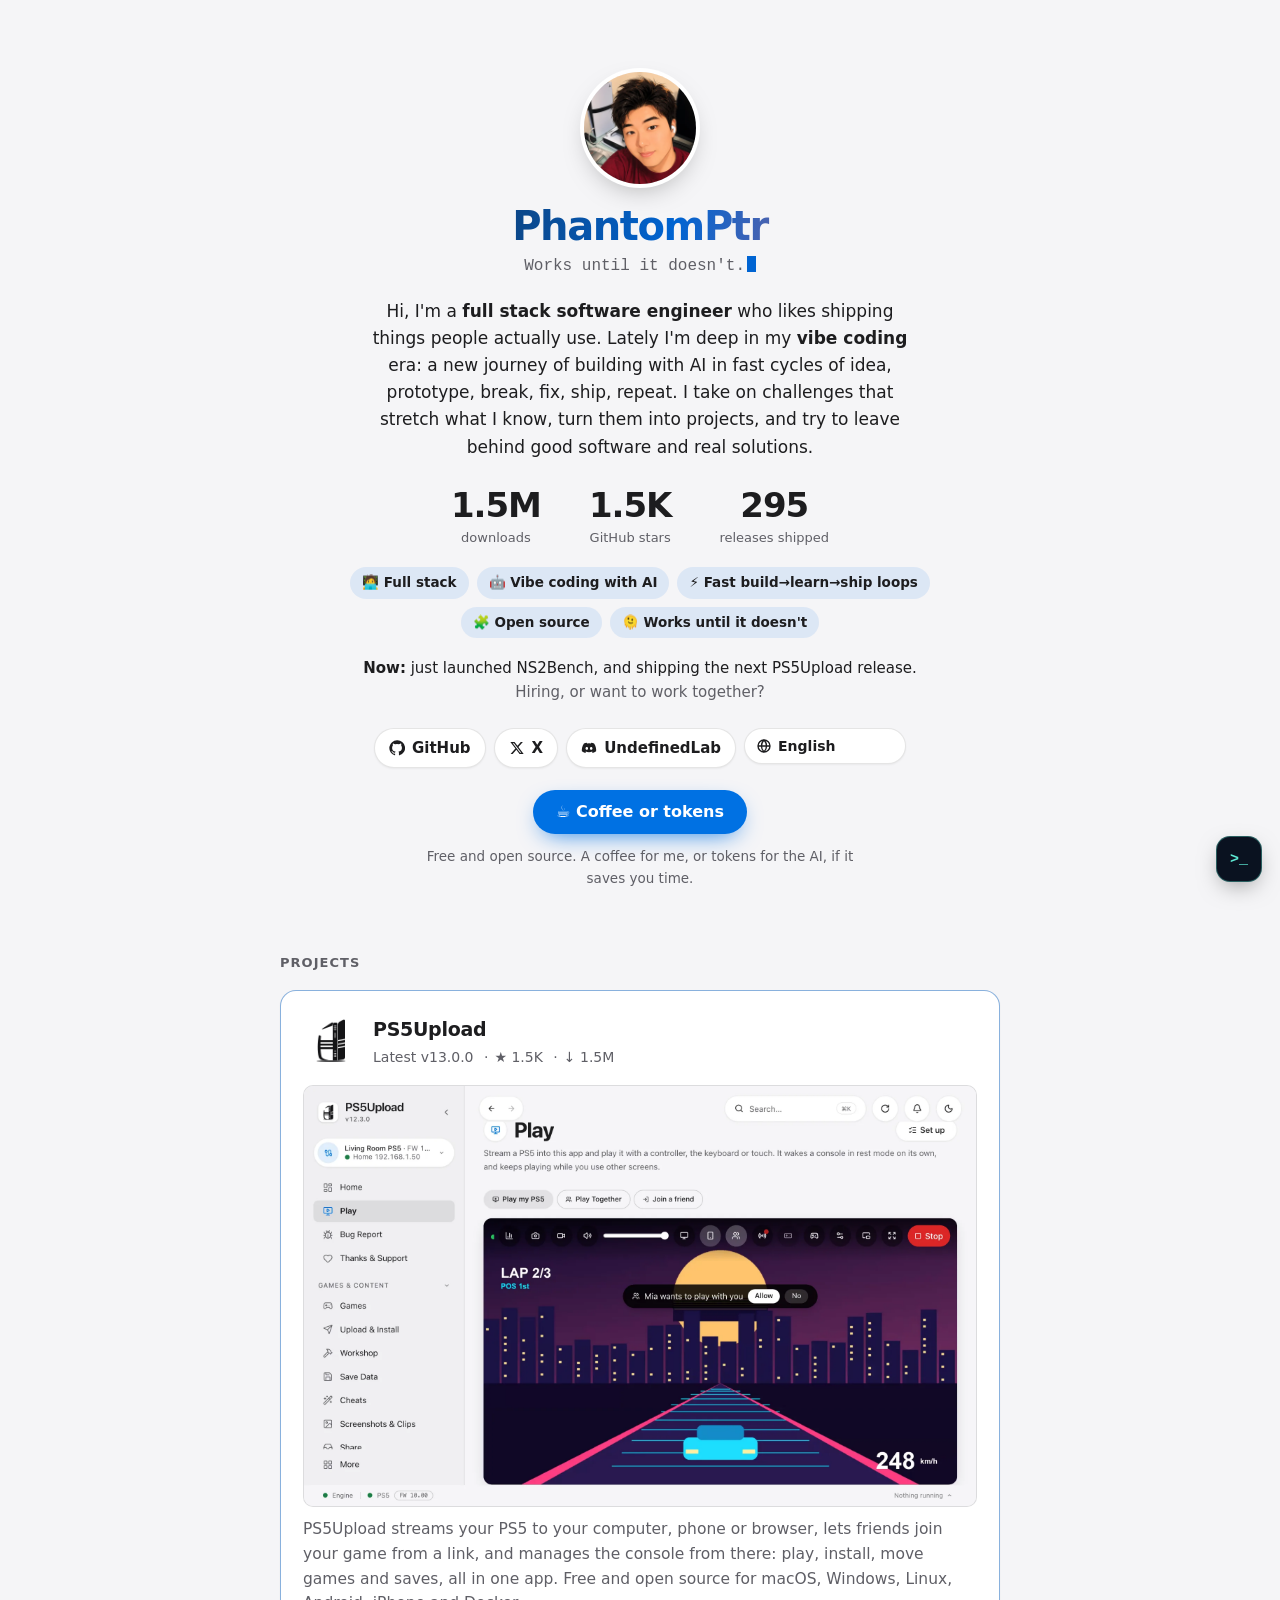
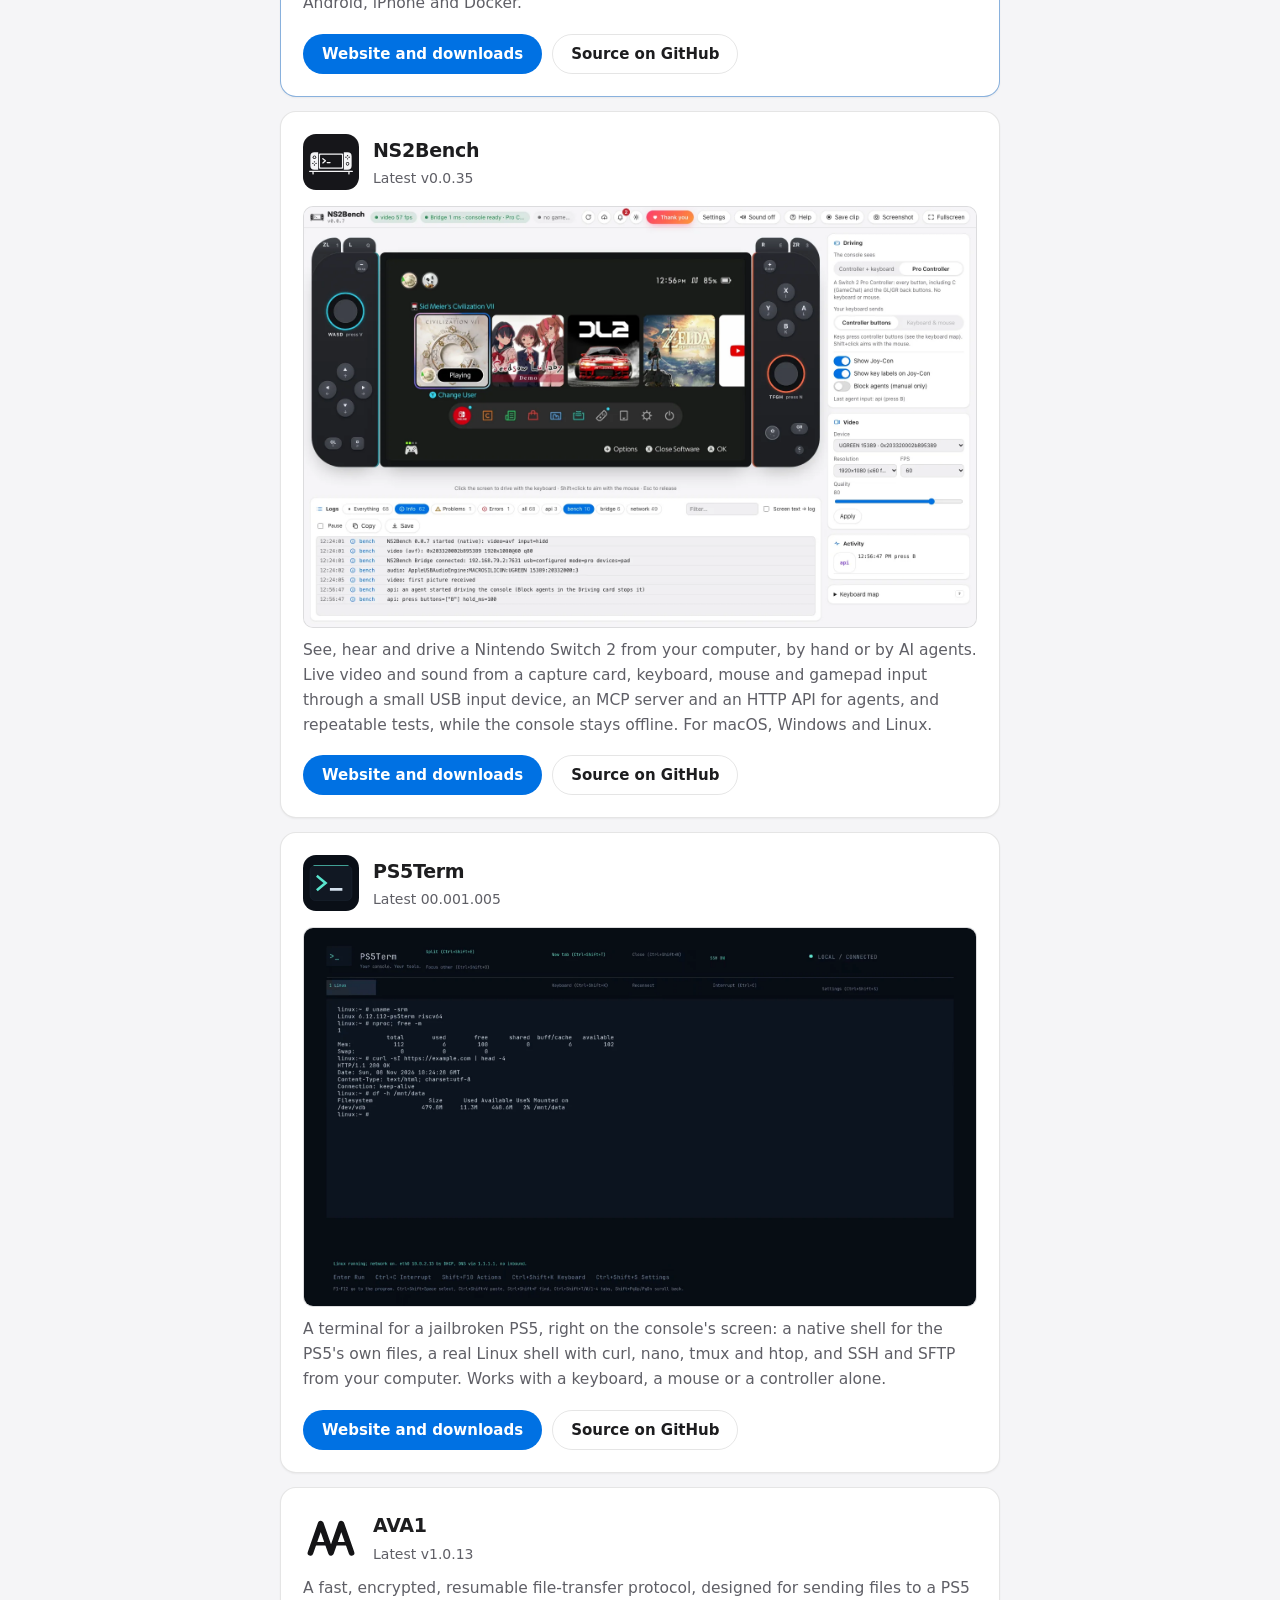
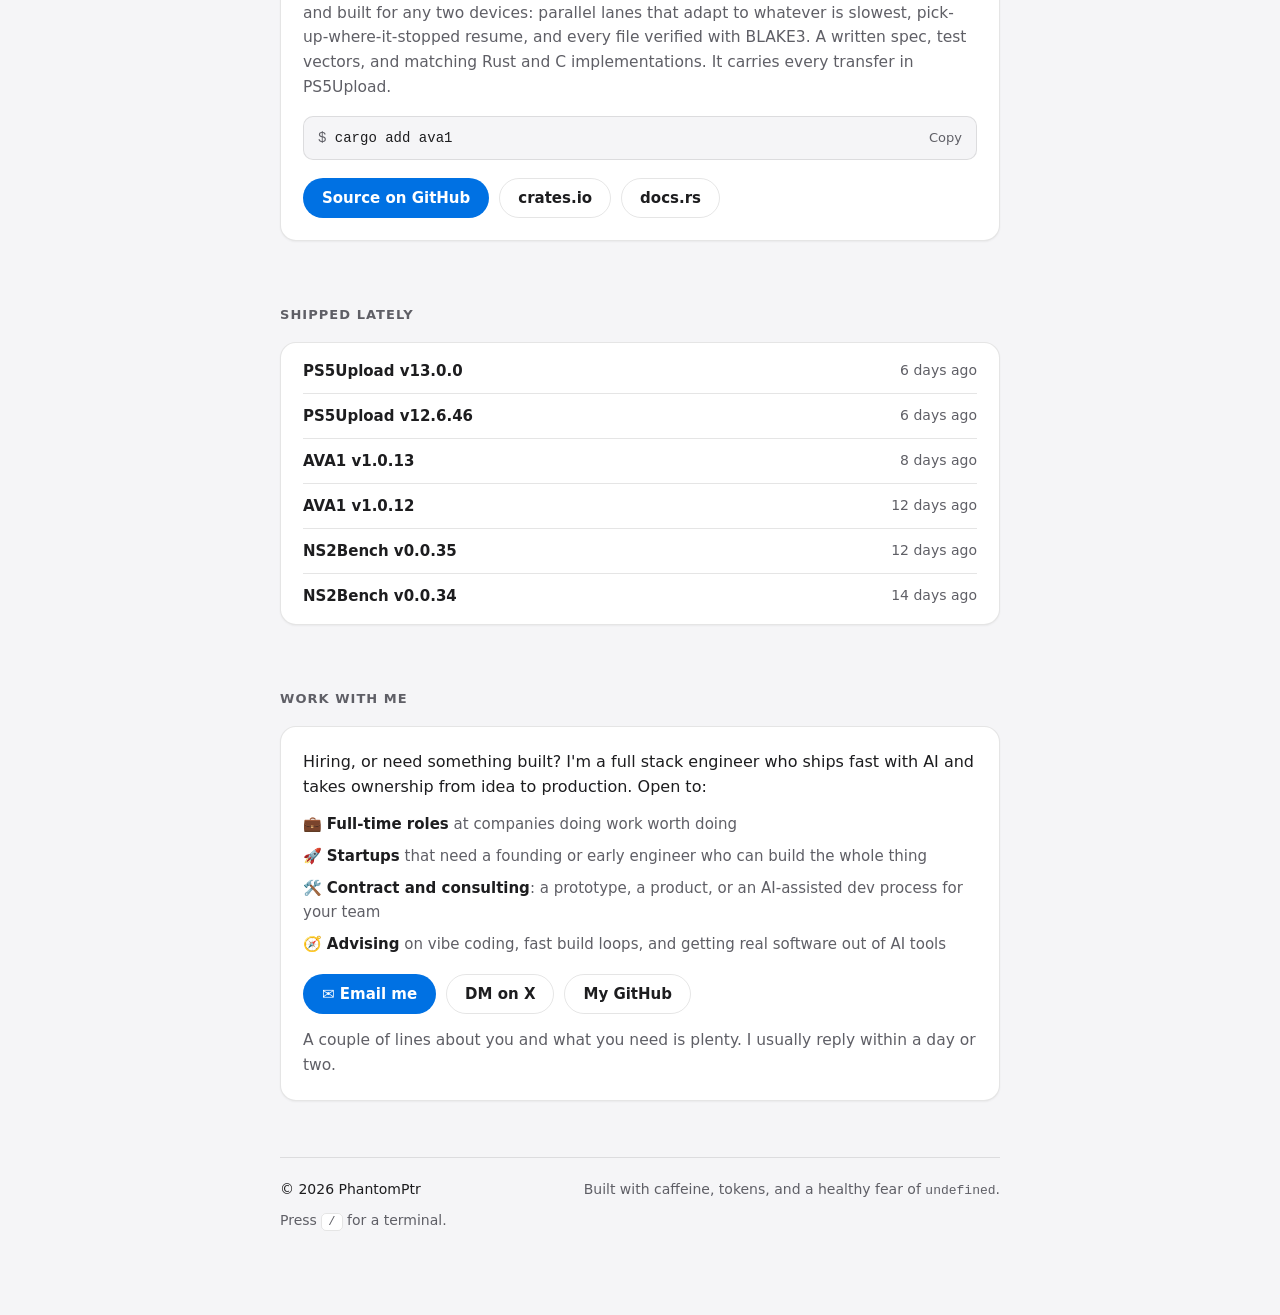
<file: index.html>
<!doctype html>
<html lang="en">
<head>
  <meta charset="utf-8" />
  <meta name="viewport" content="width=device-width, initial-scale=1" />
  <title>PhantomPtr · PS5Upload, NS2Bench, PS5Term, AVA1</title>
  <meta name="description" data-i18n-attr="content:meta.description" content="PhantomPtr is a full stack software engineer who ships open-source tools and is vibe coding through a fast build-learn-ship cycle with AI." />
  <link rel="canonical" href="https://phantomptr.com/" />
  <meta name="theme-color" content="#f5f5f7" media="(prefers-color-scheme: light)" />
  <meta name="theme-color" content="#1e1e20" media="(prefers-color-scheme: dark)" />
  <meta property="og:type" content="website" />
  <meta property="og:url" content="https://phantomptr.com/" />
  <meta property="og:site_name" content="PhantomPtr" />
  <meta property="og:title" content="PhantomPtr · PS5Upload, NS2Bench, PS5Term, AVA1" />
  <meta property="og:description" data-i18n-attr="content:meta.og" content="Full stack engineer, open-source builder, vibe coder. Works until it doesn't." />
  <meta property="og:image" content="https://phantomptr.com/assets/og.png" />
  <meta property="og:image:width" content="1200" />
  <meta property="og:image:height" content="630" />
  <meta property="og:image:alt" content="PhantomPtr. Works until it doesn't." />
  <meta name="twitter:card" content="summary_large_image" />
  <meta name="twitter:site" content="@phantomptr" />
  <meta name="twitter:image" content="https://phantomptr.com/assets/og.png" />
  <meta name="color-scheme" content="light dark" />
  <link rel="alternate" type="application/atom+xml" title="PS5Upload releases" href="https://github.com/phantomptr/ps5upload/releases.atom" />
  <link rel="alternate" type="application/atom+xml" title="NS2Bench releases" href="https://github.com/phantomptr/ns2bench/releases.atom" />
  <link rel="alternate" type="application/atom+xml" title="PS5Term releases" href="https://github.com/phantomptr/ps5term/releases.atom" />
  <link rel="alternate" type="application/atom+xml" title="AVA1 releases" href="https://github.com/phantomptr/ava1/releases.atom" />
  <link rel="icon" href="assets/favicon.png" />
  <link rel="apple-touch-icon" href="assets/apple-touch-icon.png" />
  <link rel="manifest" href="manifest.webmanifest" />
  <link rel="stylesheet" href="style.css" />
  <!-- The language, decided before anything is drawn (the same list as app.js): the page waits
       for its words instead of flashing English, and right-to-left languages lay out that way
       from the start. Same mechanism as ps5upload.phantomptr.com. -->
  <script>
    (function () {
      var codes = ["en","zh-CN","zh-TW","hi","es","ar","bn","pl","pt-BR","ru","ja","de","fr","ko","tr","vi","id","it","th","hu","fa"];
      var pick = function (c) {
        if (!c) return null;
        c = String(c).toLowerCase();
        for (var i = 0; i < codes.length; i++) if (codes[i].toLowerCase() === c) return codes[i];
        if (/^zh-(tw|hk|mo|hant)/.test(c)) return "zh-TW";
        if (/^zh/.test(c)) return "zh-CN";
        if (/^pt/.test(c)) return "pt-BR";
        var p = c.split("-")[0];
        return codes.indexOf(p) >= 0 ? p : null;
      };
      var lang = null;
      try { lang = pick(new URLSearchParams(location.search).get("lang")) || pick(localStorage.getItem("phantomptr.site.lang")); } catch (e) {}
      if (!lang) {
        var nav = navigator.languages || [navigator.language];
        for (var j = 0; j < nav.length && !lang; j++) lang = pick(nav[j]);
      }
      lang = lang || "en";
      var root = document.documentElement;
      root.lang = lang;
      root.dir = lang === "ar" || lang === "fa" ? "rtl" : "ltr";
      if (lang !== "en") {
        root.classList.add("i18n-wait");
        setTimeout(function () { root.classList.remove("i18n-wait"); }, 2500);
      }
    })();
  </script>
  <link rel="alternate" hreflang="x-default" href="https://phantomptr.com/" />
  <link rel="alternate" hreflang="en" href="https://phantomptr.com/?lang=en" />
  <link rel="alternate" hreflang="zh-Hans" href="https://phantomptr.com/?lang=zh-CN" />
  <link rel="alternate" hreflang="zh-Hant" href="https://phantomptr.com/?lang=zh-TW" />
  <link rel="alternate" hreflang="hi" href="https://phantomptr.com/?lang=hi" />
  <link rel="alternate" hreflang="es" href="https://phantomptr.com/?lang=es" />
  <link rel="alternate" hreflang="ar" href="https://phantomptr.com/?lang=ar" />
  <link rel="alternate" hreflang="bn" href="https://phantomptr.com/?lang=bn" />
  <link rel="alternate" hreflang="pl" href="https://phantomptr.com/?lang=pl" />
  <link rel="alternate" hreflang="pt-BR" href="https://phantomptr.com/?lang=pt-BR" />
  <link rel="alternate" hreflang="ru" href="https://phantomptr.com/?lang=ru" />
  <link rel="alternate" hreflang="ja" href="https://phantomptr.com/?lang=ja" />
  <link rel="alternate" hreflang="de" href="https://phantomptr.com/?lang=de" />
  <link rel="alternate" hreflang="fr" href="https://phantomptr.com/?lang=fr" />
  <link rel="alternate" hreflang="ko" href="https://phantomptr.com/?lang=ko" />
  <link rel="alternate" hreflang="tr" href="https://phantomptr.com/?lang=tr" />
  <link rel="alternate" hreflang="vi" href="https://phantomptr.com/?lang=vi" />
  <link rel="alternate" hreflang="id" href="https://phantomptr.com/?lang=id" />
  <link rel="alternate" hreflang="it" href="https://phantomptr.com/?lang=it" />
  <link rel="alternate" hreflang="th" href="https://phantomptr.com/?lang=th" />
  <link rel="alternate" hreflang="hu" href="https://phantomptr.com/?lang=hu" />
  <link rel="alternate" hreflang="fa" href="https://phantomptr.com/?lang=fa" />
  <script type="application/ld+json">
  {
    "@context": "https://schema.org",
    "@graph": [
      {
        "@type": "Person",
        "@id": "https://phantomptr.com/#me",
        "name": "PhantomPtr",
        "url": "https://phantomptr.com/",
        "image": "https://phantomptr.com/assets/avatar.webp",
        "jobTitle": "Full stack software engineer",
        "description": "Full stack software engineer who ships open-source tools and is vibe coding through a fast build-learn-ship cycle with AI.",
        "sameAs": ["https://github.com/phantomptr", "https://x.com/phantomptr", "https://discord.gg/fzK3xddtrM"]
      },
      {
        "@type": "WebSite",
        "@id": "https://phantomptr.com/#site",
        "name": "PhantomPtr",
        "url": "https://phantomptr.com/",
        "author": { "@id": "https://phantomptr.com/#me" }
      },
      {
        "@type": "SoftwareApplication",
        "name": "PS5Upload",
        "url": "https://ps5upload.phantomptr.com/",
        "applicationCategory": "UtilitiesApplication",
        "operatingSystem": "macOS, Windows, Linux, Android, iOS",
        "description": "Play your PS5 from your computer, phone or browser, let friends join your game from a link, and manage the console from the same app.",
        "offers": { "@type": "Offer", "price": "0", "priceCurrency": "USD" },
        "author": { "@id": "https://phantomptr.com/#me" }
      },
      {
        "@type": "SoftwareApplication",
        "name": "NS2Bench",
        "url": "https://ns2bench.phantomptr.com/",
        "applicationCategory": "DeveloperApplication",
        "operatingSystem": "macOS, Windows, Linux",
        "description": "See, hear and drive a Nintendo Switch 2 from your computer, by hand or by AI agents. The console stays offline.",
        "offers": { "@type": "Offer", "price": "0", "priceCurrency": "USD" },
        "author": { "@id": "https://phantomptr.com/#me" }
      },
      {
        "@type": "SoftwareApplication",
        "name": "PS5Term",
        "url": "https://ps5term.phantomptr.com/",
        "applicationCategory": "UtilitiesApplication",
        "operatingSystem": "PlayStation 5",
        "description": "A terminal for a jailbroken PS5: a native shell, a real Linux shell, and SSH and SFTP from your computer.",
        "offers": { "@type": "Offer", "price": "0", "priceCurrency": "USD" },
        "author": { "@id": "https://phantomptr.com/#me" }
      },
      {
        "@type": "SoftwareSourceCode",
        "name": "AVA1",
        "codeRepository": "https://github.com/phantomptr/ava1",
        "programmingLanguage": ["Rust", "C"],
        "description": "A fast, encrypted, resumable file-transfer protocol with a written spec, test vectors, and matching Rust and C implementations.",
        "author": { "@id": "https://phantomptr.com/#me" }
      }
    ]
  }
  </script>
</head>
<body>
  <main class="page">
    <header class="intro">
      <img class="avatar" src="assets/avatar.webp" alt="PhantomPtr" width="112" height="112" decoding="async" fetchpriority="high" />
      <h1>PhantomPtr</h1>
      <p class="tagline"><span id="tagline" data-i18n="tagline.0">Works until it doesn't.</span><span class="cursor" aria-hidden="true"></span></p>
      <p class="bio" data-i18n="bio">
        Hi, I'm a <strong>full stack software engineer</strong> who likes shipping things people
        actually use. Lately I'm deep in my <strong>vibe coding</strong> era: a new journey of building
        with AI in fast cycles of idea, prototype, break, fix, ship, repeat. I take on challenges that
        stretch what I know, turn them into projects, and try to leave behind good software and real
        solutions.
      </p>
      <dl class="stats" id="stats">
        <div><dt data-i18n="stats.downloads">downloads</dt><dd id="stat-downloads">1M+</dd></div>
        <div><dt data-i18n="stats.stars">GitHub stars</dt><dd id="stat-stars">1.2k</dd></div>
        <div><dt data-i18n="stats.releases">releases shipped</dt><dd id="stat-releases">200</dd></div>
      </dl>
      <ul class="chips" data-i18n-attr="aria-label:chips.label" aria-label="Currently">
        <li data-i18n="chips.stack">🧑‍💻 Full stack</li>
        <li data-i18n="chips.vibe">🤖 Vibe coding with AI</li>
        <li data-i18n="chips.loops">⚡ Fast build→learn→ship loops</li>
        <li data-i18n="chips.oss">🧩 Open source</li>
        <li data-i18n="chips.works">🫠 Works until it doesn't</li>
      </ul>
      <p class="now">
        <strong data-i18n="now.label">Now:</strong>
        <span data-i18n="now.text">just launched NS2Bench, and shipping the next PS5Upload release.</span>
        <a href="#connect-title" class="muted" data-i18n="now.link">Hiring, or want to work together?</a>
      </p>
      <nav class="links" data-i18n-attr="aria-label:nav.label" aria-label="Elsewhere">
        <a href="https://github.com/phantomptr" rel="me">
          <svg viewBox="0 0 24 24" aria-hidden="true"><path fill="currentColor" d="M12 .5a11.5 11.5 0 0 0-3.64 22.41c.58.1.79-.25.79-.56v-2c-3.2.7-3.88-1.37-3.88-1.37-.53-1.33-1.28-1.69-1.28-1.69-1.05-.71.08-.7.08-.7 1.16.08 1.77 1.19 1.77 1.19 1.03 1.76 2.7 1.25 3.36.96.1-.75.4-1.25.73-1.54-2.56-.29-5.25-1.28-5.25-5.69 0-1.26.45-2.29 1.19-3.09-.12-.29-.52-1.46.11-3.05 0 0 .97-.31 3.17 1.18a11 11 0 0 1 5.77 0c2.2-1.49 3.17-1.18 3.17-1.18.63 1.59.23 2.76.11 3.05.74.8 1.19 1.83 1.19 3.09 0 4.42-2.7 5.39-5.27 5.68.41.36.78 1.06.78 2.14v3.17c0 .31.21.67.8.56A11.5 11.5 0 0 0 12 .5Z"/></svg>
          GitHub
        </a>
        <a href="https://x.com/phantomptr" rel="me">
          <svg viewBox="0 0 24 24" aria-hidden="true"><path fill="currentColor" d="M17.75 3h3.07l-6.7 7.66L22 21h-6.17l-4.83-6.32L5.47 21H2.4l7.17-8.2L2 3h6.33l4.37 5.77L17.75 3Zm-1.08 16.17h1.7L7.4 4.74H5.58l11.09 14.43Z"/></svg>
          X
        </a>
        <a href="https://discord.gg/fzK3xddtrM" title="Discord">
          <svg viewBox="0 0 24 24" aria-hidden="true"><path fill="currentColor" d="M19.6 5.3A17 17 0 0 0 15.4 4l-.5 1.1a15.8 15.8 0 0 0-5.8 0L8.6 4a17 17 0 0 0-4.2 1.3C1.7 9.3 1 13.2 1.3 17a17 17 0 0 0 5.2 2.6l1.1-1.8a11 11 0 0 1-1.7-.8l.4-.3a12.1 12.1 0 0 0 11.4 0l.4.3c-.5.3-1.1.6-1.7.8l1.1 1.8a17 17 0 0 0 5.2-2.6c.4-4.4-.7-8.3-3.1-11.7ZM8.7 14.7c-1 0-1.9-1-1.9-2.1s.8-2.1 1.9-2.1 1.9 1 1.9 2.1-.8 2.1-1.9 2.1Zm6.6 0c-1 0-1.9-1-1.9-2.1s.8-2.1 1.9-2.1 1.9 1 1.9 2.1-.8 2.1-1.9 2.1Z"/></svg>
          UndefinedLab
        </a>
        <label class="lang" data-i18n-attr="title:nav.language" title="Language">
          <svg viewBox="0 0 24 24" aria-hidden="true"><path fill="none" stroke="currentColor" stroke-width="2" stroke-linecap="round" stroke-linejoin="round" d="M12 21a9 9 0 1 0 0-18 9 9 0 0 0 0 18Zm-9-9h18M12 3c2.5 2.7 3.8 5.7 3.8 9s-1.3 6.3-3.8 9c-2.5-2.7-3.8-5.7-3.8-9S9.5 5.7 12 3Z"/></svg>
          <select id="lang" data-i18n-attr="aria-label:nav.language" aria-label="Language"></select>
        </label>
      </nav>
      <div class="coffee">
        <a class="btn primary coffee-btn" href="https://ko-fi.com/B0B81S0WUA" data-i18n="coffee.btn" data-i18n-attr="title:coffee.title" title="Everything here is free. A coffee for me, or tokens for the AI that writes the code, keeps it going.">☕ Coffee or tokens</a>
        <p class="fine" data-i18n="coffee.fine">Free and open source. A coffee for me, or tokens for the AI, if it saves you time.</p>
      </div>
    </header>

    <section aria-labelledby="projects-title">
      <h2 id="projects-title" data-i18n="projects.title">Projects</h2>

      <article class="card featured">
        <div class="card-head">
          <img src="assets/ps5upload.png" alt="" width="56" height="56" />
          <div>
            <h3><a href="https://ps5upload.phantomptr.com/" data-site="ps5upload">PS5Upload</a></h3>
            <p class="meta">
              <span id="ps5upload-version" data-i18n="ps5upload.meta">Desktop · Mobile · Browser</span>
              <span class="stars" id="stars-ps5upload"></span>
              <span class="stars" id="downloads-ps5upload"></span>
            </p>
          </div>
        </div>
        <a class="shot" href="https://ps5upload.phantomptr.com/" data-site="ps5upload" tabindex="-1">
          <picture>
            <source srcset="assets/shots/ps5upload-dark.webp" media="(prefers-color-scheme: dark)" />
            <img src="assets/shots/ps5upload-light.webp" data-i18n-attr="alt:alt.play" alt="Play: a PS5 game streamed into PS5Upload on a computer, with its controls bar." width="1920" height="1200" loading="lazy" decoding="async" />
          </picture>
        </a>
        <p data-i18n="ps5upload.text">
          PS5Upload streams your PS5 to your computer, phone or browser, lets friends join your game from a link, and manages the console from there: play, install, move games and saves, all in one app. Free and open source for macOS, Windows, Linux, Android, iPhone and Docker.
        </p>
        <div class="actions">
          <a class="btn primary" href="https://ps5upload.phantomptr.com/" data-site="ps5upload" data-i18n="ps5upload.site">Website and downloads</a>
          <a class="btn" href="https://github.com/phantomptr/ps5upload" data-i18n="projects.source">Source on GitHub</a>
        </div>
      </article>

      <article class="card">
        <div class="card-head">
          <img src="assets/ns2bench.svg" alt="" width="56" height="56" />
          <div>
            <h3><a href="https://ns2bench.phantomptr.com/">NS2Bench</a></h3>
            <p class="meta">
              <span id="ns2bench-version">macOS · Windows · Linux</span>
              <span class="stars" id="stars-ns2bench"></span>
            </p>
          </div>
        </div>
        <a class="shot" href="https://ns2bench.phantomptr.com/" tabindex="-1">
          <picture>
            <source srcset="assets/shots/ns2bench-dark.webp" media="(prefers-color-scheme: dark)" />
            <img src="assets/shots/ns2bench-light.webp" data-i18n-attr="alt:alt.ns2bench" alt="NS2Bench showing the console's HOME menu with on-screen Joy-Con, the Driving and Video panels and logs" width="1600" height="1000" loading="lazy" decoding="async" />
          </picture>
        </a>
        <p data-i18n="ns2bench.text">
          See, hear and drive a Nintendo Switch 2 from your computer, by hand or by AI agents.
          Live video and sound from a capture card, keyboard, mouse and gamepad input through a
          small USB input device, an MCP server and an HTTP API for agents, and repeatable tests,
          while the console stays offline. For macOS, Windows and Linux.
        </p>
        <div class="actions">
          <a class="btn primary" href="https://ns2bench.phantomptr.com/" data-i18n="ps5upload.site">Website and downloads</a>
          <a class="btn" href="https://github.com/phantomptr/ns2bench" data-i18n="projects.source">Source on GitHub</a>
        </div>
      </article>

      <article class="card">
        <div class="card-head">
          <img src="assets/ps5term.svg" alt="" width="56" height="56" />
          <div>
            <h3><a href="https://ps5term.phantomptr.com/">PS5Term</a></h3>
            <p class="meta">
              <span id="ps5term-version" data-i18n="ps5term.meta">PS5 homebrew app</span>
              <span class="stars" id="stars-ps5term"></span>
            </p>
          </div>
        </div>
        <a class="shot" href="https://ps5term.phantomptr.com/" tabindex="-1">
          <img src="assets/shots/ps5term.webp" data-i18n-attr="alt:alt.shell" alt="PS5Term on a PS5: a Linux shell running uname, free, curl over HTTPS and df." width="1920" height="1080" loading="lazy" decoding="async" />
        </a>
        <p data-i18n="ps5term.text">
          A terminal for a jailbroken PS5, right on the console's screen: a native shell for the
          PS5's own files, a real Linux shell with curl, nano, tmux and htop, and SSH and SFTP
          from your computer. Works with a keyboard, a mouse or a controller alone.
        </p>
        <div class="actions">
          <a class="btn primary" href="https://ps5term.phantomptr.com/" data-i18n="ps5upload.site">Website and downloads</a>
          <a class="btn" href="https://github.com/phantomptr/ps5term" data-i18n="projects.source">Source on GitHub</a>
        </div>
      </article>

      <article class="card">
        <div class="card-head">
          <img src="assets/ava1.svg" alt="" width="56" height="56" />
          <div>
            <h3><a href="https://github.com/phantomptr/ava1">AVA1</a></h3>
            <p class="meta">
              <span id="ava1-version">Rust · C</span>
              <span class="stars" id="stars-ava1"></span>
            </p>
          </div>
        </div>
        <p data-i18n="ava1.text">
          A fast, encrypted, resumable file-transfer protocol, designed for sending files to a
          PS5 and built for any two devices: parallel lanes that adapt to whatever is slowest,
          pick-up-where-it-stopped resume, and every file verified with BLAKE3. A written spec,
          test vectors, and matching Rust and C implementations. It carries every transfer in
          PS5Upload.
        </p>
        <button class="snippet" type="button" id="copy-ava1" data-copy="cargo add ava1" data-i18n-attr="title:copy" title="Copy">
          <code>cargo add ava1</code>
          <span class="snippet-state" aria-live="polite" data-i18n="copy">Copy</span>
        </button>
        <div class="actions">
          <a class="btn primary" href="https://github.com/phantomptr/ava1" data-i18n="projects.source">Source on GitHub</a>
          <a class="btn" href="https://crates.io/crates/ava1">crates.io</a>
          <a class="btn" href="https://docs.rs/ava1">docs.rs</a>
        </div>
      </article>

      <p class="activity" id="activity" hidden></p>
    </section>

    <section aria-labelledby="log-title" id="log" hidden>
      <h2 id="log-title" data-i18n="log.title">Shipped lately</h2>
      <ol class="log card" id="log-list"></ol>
    </section>

    <section aria-labelledby="connect-title">
      <h2 id="connect-title" data-i18n="connect.title">Work with me</h2>
      <div class="card connect">
        <p class="lead" data-i18n="connect.lead">
          Hiring, or need something built? I'm a full stack engineer who ships fast with AI and
          takes ownership from idea to production. Open to:
        </p>
        <ul class="open-to">
          <li data-i18n="connect.fulltime">💼 <strong>Full-time roles</strong> at companies doing work worth doing</li>
          <li data-i18n="connect.startups">🚀 <strong>Startups</strong> that need a founding or early engineer who can build the whole thing</li>
          <li data-i18n="connect.contract">🛠️ <strong>Contract and consulting</strong>: a prototype, a product, or an AI-assisted dev process for your team</li>
          <li data-i18n="connect.advising">🧭 <strong>Advising</strong> on vibe coding, fast build loops, and getting real software out of AI tools</li>
        </ul>
        <div class="actions">
          <a class="btn primary" id="email" href="#connect-title" data-u="phantomptr" data-d="gmail.com" data-i18n="connect.email">✉️ Email me</a>
          <a class="btn" href="https://x.com/phantomptr" data-i18n="connect.x">DM on X</a>
          <a class="btn" href="https://github.com/phantomptr" data-i18n="connect.github">My GitHub</a>
        </div>
        <p class="fine left" data-i18n="connect.fine">
          A couple of lines about you and what you need is plenty. I usually reply within a day or
          two.
        </p>
      </div>
    </section>

    <footer class="foot">
      <span>© <span id="year">2026</span> PhantomPtr</span>
      <span class="muted" data-i18n="foot.built">Built with caffeine, tokens, and a healthy fear of <code>undefined</code>.</span>
      <span class="muted shell-hint" data-i18n="shell.hint">Press <kbd>/</kbd> for a terminal.</span>
    </footer>
  </main>
  <script src="app.js" defer></script>
</body>
</html>
</file>
<file: style.css>
/* phantomptr.com: one column, the same look as the PS5Upload site (neutral page, cards a
 * step off it, one blue accent, the system typeface), light and dark from the system. */

:root {
  color-scheme: light dark;
  --bg: #f5f5f7;
  --card: #ffffff;
  --line: rgb(0 0 0 / 0.1);
  --text: #1d1d1f;
  --muted: #5f5f66;
  --accent: #0064d2;
  --accent-fill: #0071e3;
  --accent-soft: rgb(0 113 227 / 0.1);
  --shadow: 0 1px 2px rgb(0 0 0 / 0.05);
}
@media (prefers-color-scheme: dark) {
  :root {
    --bg: #1e1e20;
    --card: #2a2a2c;
    --line: rgb(255 255 255 / 0.1);
    --text: #f5f5f7;
    --muted: #a1a1a8;
    --accent: #4da3ff;
    --accent-fill: #0a72e8;
    --accent-soft: rgb(10 132 255 / 0.16);
    --shadow: 0 1px 2px rgb(0 0 0 / 0.25);
  }
}

* {
  box-sizing: border-box;
}
body {
  margin: 0;
  background: var(--bg);
  color: var(--text);
  font: 16px/1.6 system-ui, -apple-system, BlinkMacSystemFont, "Segoe UI", Roboto, "Noto Sans",
    Helvetica, Arial, sans-serif;
  -webkit-font-smoothing: antialiased;
}
a {
  color: var(--accent);
  text-decoration: none;
}
a:hover {
  text-decoration: underline;
}
:focus-visible {
  outline: 2px solid var(--accent);
  outline-offset: 2px;
  border-radius: 6px;
}
.muted {
  color: var(--muted);
}

.page {
  width: min(720px, 100% - 32px);
  margin: 0 auto;
  padding: 72px 0 84px; /* room at the end for the terminal button */
}

.intro {
  text-align: center;
}
.avatar {
  display: block;
  margin: 0 auto 20px;
  width: 112px;
  height: 112px;
  border-radius: 50%;
  object-fit: cover;
  box-shadow: 0 0 0 4px var(--card), 0 10px 30px -10px rgb(0 0 0 / 0.4);
}
h1 {
  margin: 0;
  font-size: 40px;
  font-weight: 750;
  letter-spacing: -0.035em;
  line-height: 1.1;
}
.tagline {
  margin: 6px 0 0;
  color: var(--muted);
  font-size: 18px;
}
.bio {
  max-width: 560px;
  margin: 18px auto 0;
  font-size: 17px;
}
.links {
  display: flex;
  flex-wrap: wrap;
  justify-content: center;
  gap: 8px;
  margin-top: 24px;
}
.links a {
  display: inline-flex;
  align-items: center;
  gap: 7px;
  padding: 7px 14px;
  border: 1px solid var(--line);
  border-radius: 999px;
  background: var(--card);
  color: var(--text);
  font-size: 15px;
  font-weight: 550;
  box-shadow: var(--shadow);
}
.links a:hover {
  border-color: var(--accent);
  text-decoration: none;
}
.links svg {
  width: 16px;
  height: 16px;
}
.lang {
  position: relative;
  display: flex;
  align-items: center;
  height: 36px;
  border-radius: 999px;
  border: 1px solid var(--line);
  background: var(--card);
  color: var(--text);
  box-shadow: var(--shadow);
}
.lang:hover {
  border-color: var(--accent);
}
.lang svg {
  position: absolute;
  inset-inline-start: 11px;
  width: 16px;
  height: 16px;
  pointer-events: none;
}
.lang select {
  appearance: none;
  height: 100%;
  max-width: 160px;
  padding-inline: 33px 14px;
  border: 0;
  border-radius: 999px;
  background: transparent;
  color: inherit;
  font: inherit;
  font-size: 14px;
  font-weight: 550;
  cursor: pointer;
}
.lang select:focus-visible {
  outline: 2px solid var(--accent);
  outline-offset: 2px;
}
/* Until a translated page has its words (the <head> sets this; at most 2.5 s). */
.i18n-wait body {
  visibility: hidden;
}
[dir="rtl"] .fine.left {
  text-align: right;
}

h2 {
  margin: 64px 0 16px;
  font-size: 13px;
  font-weight: 650;
  letter-spacing: 0.08em;
  text-transform: uppercase;
  color: var(--muted);
}
.card {
  background: var(--card);
  border: 1px solid var(--line);
  border-radius: 16px;
  padding: 22px;
  margin-bottom: 14px;
  box-shadow: var(--shadow);
}
.card h3 {
  margin: 0;
  font-size: 19px;
  letter-spacing: -0.015em;
}
.card h3 a {
  color: var(--text);
}
.card p {
  margin: 10px 0 0;
  color: var(--muted);
  font-size: 15.5px;
}
.card .meta {
  margin-top: 2px;
  font-size: 14px;
}
.stars:not(:empty)::before {
  content: "·";
  margin: 0 6px;
}
.featured {
  border-color: color-mix(in srgb, var(--accent) 40%, var(--line));
}
.card-head {
  display: flex;
  align-items: center;
  gap: 14px;
}
.card-head img {
  flex: none;
  width: 56px;
  height: 56px;
  border-radius: 13px;
}
.actions {
  display: flex;
  flex-wrap: wrap;
  gap: 10px;
  margin-top: 18px;
}
.btn {
  display: inline-flex;
  align-items: center;
  min-height: 40px;
  padding: 0 18px;
  border-radius: 999px;
  border: 1px solid var(--line);
  color: var(--text);
  font-weight: 550;
  font-size: 15px;
}
.btn:hover {
  text-decoration: none;
  border-color: var(--accent);
}
.btn.primary {
  background: var(--accent-fill);
  border-color: transparent;
  color: #fff;
}
.btn.primary:hover {
  filter: brightness(1.08);
}

.foot {
  display: flex;
  flex-wrap: wrap;
  justify-content: space-between;
  gap: 8px;
  margin-top: 56px;
  padding-top: 20px;
  border-top: 1px solid var(--line);
  font-size: 14px;
}

/* Fun layer: gradient name, typed tagline, chips, a coffee button that can't be missed. */
:root {
  --coffee: #ff5e5b;
}
@media (prefers-color-scheme: dark) {
  :root {
    --coffee: #ff6b68;
  }
}

.avatar {
  transition: transform 0.35s cubic-bezier(0.34, 1.56, 0.64, 1);
}
.avatar:hover {
  transform: rotate(-8deg) scale(1.06);
}
h1 {
  background: linear-gradient(100deg, var(--text) 0%, var(--accent) 55%, var(--coffee) 100%);
  -webkit-background-clip: text;
  background-clip: text;
  color: transparent;
}
.tagline {
  font-family: ui-monospace, SFMono-Regular, Menlo, Consolas, monospace;
  font-size: 16px;
  min-height: 1.6em;
  text-wrap: balance;
}
@media (max-width: 560px) {
  /* The longest tagline wraps to two lines on phones; reserve the room so nothing jumps. */
  .tagline {
    min-height: 3.2em;
  }
}
.cursor {
  display: inline-block;
  width: 0.55em;
  height: 1.05em;
  margin-left: 2px;
  vertical-align: -0.15em;
  background: var(--accent);
  animation: blink 1s steps(2, start) infinite;
}
@keyframes blink {
  to {
    visibility: hidden;
  }
}
.bio strong {
  font-weight: 650;
  color: var(--text);
}

.chips {
  display: flex;
  flex-wrap: wrap;
  justify-content: center;
  gap: 8px;
  margin: 18px 0 0;
  padding: 0;
  list-style: none;
}
.chips li {
  padding: 5px 12px;
  border-radius: 999px;
  background: var(--accent-soft);
  color: var(--text);
  font-size: 13.5px;
  font-weight: 550;
  transition: transform 0.2s;
}
.chips li:hover {
  transform: translateY(-2px) rotate(-1.5deg);
}

.coffee {
  margin-top: 22px;
  text-align: center;
}
.coffee-btn {
  min-height: 44px;
  padding: 0 22px;
  font-size: 16px;
  font-weight: 650;
  box-shadow: 0 8px 24px -10px var(--accent-fill);
  transition: transform 0.2s, box-shadow 0.2s;
}
.coffee-btn:hover {
  transform: translateY(-2px);
  box-shadow: 0 12px 28px -10px var(--accent-fill);
}
.fine {
  max-width: 440px;
  margin: 12px auto 0;
  color: var(--muted);
  font-size: 13.5px;
}

.now {
  max-width: 560px;
  margin: 18px auto 0;
  font-size: 15px;
}
.now strong {
  font-weight: 650;
}

.activity {
  margin: 4px 0 0;
  color: var(--muted);
  font-size: 13.5px;
}
.activity a {
  color: inherit;
  text-decoration: underline;
  text-decoration-color: var(--line);
}
.activity a:hover {
  text-decoration-color: var(--accent);
}

.connect .lead {
  margin: 0;
  color: var(--text);
  font-size: 16px;
}
.open-to {
  margin: 12px 0 0;
  padding: 0;
  list-style: none;
  display: grid;
  gap: 8px;
}
.open-to li {
  color: var(--muted);
  font-size: 15px;
}
.open-to strong {
  color: var(--text);
  font-weight: 600;
}
.fine.left {
  max-width: none;
  margin-top: 14px;
  text-align: left;
}
.now a.muted:hover {
  color: var(--accent);
  text-decoration: none;
}

/* Konami code: up up down down left right left right B A */
.party .avatar {
  animation: spin 1.2s cubic-bezier(0.34, 1.56, 0.64, 1) 1;
}
.party h1 {
  background-size: 200% 100%;
  animation: shimmer 2s linear infinite;
}
@keyframes spin {
  to {
    transform: rotate(360deg) scale(1.06);
  }
}
@keyframes shimmer {
  to {
    background-position: 200% 0;
  }
}

.foot code {
  font-family: ui-monospace, SFMono-Regular, Menlo, Consolas, monospace;
  font-size: 13px;
}

@media (prefers-reduced-motion: reduce) {
  .avatar,
  .chips li,
  .coffee-btn,
  .cursor,
  .party .avatar,
  .party h1 {
    animation: none;
    transition: none;
  }
}

/* The numbers under the bio: downloads, stars, releases (data/stats.json). */
.stats {
  display: flex;
  justify-content: center;
  gap: clamp(20px, 7vw, 48px);
  margin: 26px 0 0;
}
.stats div {
  display: flex;
  flex-direction: column-reverse;
  min-width: 0;
}
.stats dd {
  margin: 0;
  font-size: clamp(26px, 7vw, 34px);
  font-weight: 750;
  letter-spacing: -0.03em;
  line-height: 1.1;
  font-variant-numeric: tabular-nums;
}
.stats dt {
  margin-top: 4px;
  color: var(--muted);
  font-size: 13px;
}

/* A screenshot in a project's card. */
.shot {
  display: block;
  margin-top: 16px;
  border: 1px solid var(--line);
  border-radius: 10px;
  overflow: hidden;
  background: var(--bg);
}
.shot img {
  display: block;
  width: 100%;
  height: auto;
  transition: transform 0.5s cubic-bezier(0.2, 0.7, 0.2, 1);
}
.shot:hover img {
  transform: scale(1.025);
}
.card {
  transition: border-color 0.2s, box-shadow 0.2s;
}
.card:not(.connect):hover {
  border-color: color-mix(in srgb, var(--accent) 55%, var(--line));
  box-shadow: 0 10px 30px -18px rgb(0 0 0 / 0.35);
}

/* "cargo add ava1", copied with a click. */
.snippet {
  display: flex;
  align-items: center;
  justify-content: space-between;
  gap: 12px;
  width: 100%;
  margin-top: 16px;
  padding: 10px 14px;
  border: 1px solid var(--line);
  border-radius: 10px;
  background: var(--bg);
  color: var(--text);
  font: inherit;
  cursor: pointer;
}
.snippet:hover {
  border-color: var(--accent);
}
.snippet code,
.crash,
kbd {
  font-family: ui-monospace, SFMono-Regular, Menlo, Consolas, monospace;
}
.snippet code {
  font-size: 14px;
}
.snippet code::before {
  content: "$ ";
  color: var(--muted);
}
.snippet-state {
  color: var(--muted);
  font-size: 13px;
}

/* Shipped lately: the newest releases. */
.log {
  margin: 0;
  padding: 6px 22px;
  list-style: none;
}
.log li {
  display: flex;
  justify-content: space-between;
  gap: 12px;
  padding: 10px 0;
  font-size: 15px;
}
.log li + li {
  border-top: 1px solid var(--line);
}
.log a {
  color: var(--text);
  font-weight: 550;
}
.log time {
  flex: none;
  color: var(--muted);
  font-size: 14px;
}

kbd {
  padding: 1px 6px;
  border: 1px solid var(--line);
  border-radius: 5px;
  background: var(--card);
  font-size: 12px;
}
@media (hover: none) {
  /* No keyboard to press "/" on: the button in the corner is the way in. */
  .shell-hint {
    display: none;
  }
}
.crash {
  display: inline-block;
  margin: 18px 0 0;
  padding: 10px 14px;
  border-radius: 10px;
  background: #0a1220;
  color: #9fb3c8;
  font-size: 13.5px;
  text-align: start;
  direction: ltr;
  max-width: 100%;
  overflow: hidden;
  text-overflow: ellipsis;
}

/* The terminal (shell.js): PS5Term's colors, the same in light and dark. */
.shell-fab {
  position: fixed;
  inset-block-end: 18px;
  inset-inline-end: 18px;
  width: 46px;
  height: 46px;
  border: 1px solid rgb(94 234 212 / 0.35);
  border-radius: 14px;
  background: #0a1220;
  color: #5eead4;
  font: 650 15px ui-monospace, SFMono-Regular, Menlo, Consolas, monospace;
  cursor: pointer;
  box-shadow: 0 8px 24px -8px rgb(0 0 0 / 0.5);
  transition: transform 0.2s;
}
.shell-fab:hover {
  transform: translateY(-2px);
}
.shell {
  width: min(680px, 100% - 24px);
  height: min(460px, 100dvh - 48px);
  padding: 0;
  border: 1px solid rgb(94 234 212 / 0.3);
  border-radius: 14px;
  background: #0a1220;
  color: #d6e2ee;
  font: 14px/1.55 ui-monospace, SFMono-Regular, Menlo, Consolas, monospace;
  direction: ltr;
  text-align: left;
  box-shadow: 0 30px 80px -20px rgb(0 0 0 / 0.7);
  overflow: hidden;
}
.shell[open] {
  display: flex;
  flex-direction: column;
}
.shell::backdrop {
  background: rgb(0 0 0 / 0.45);
  backdrop-filter: blur(3px);
}
.shell-bar {
  display: flex;
  align-items: center;
  justify-content: space-between;
  padding: 6px 8px 6px 14px;
  border-bottom: 1px solid rgb(255 255 255 / 0.08);
  color: #7d92a8;
  font-size: 12.5px;
}
.shell-x {
  width: 32px;
  height: 32px;
  border: 0;
  border-radius: 8px;
  background: none;
  color: inherit;
  font-size: 20px;
  line-height: 1;
  cursor: pointer;
}
.shell-x:hover {
  background: rgb(255 255 255 / 0.08);
  color: #fff;
}
.shell-out {
  flex: 1;
  overflow-y: auto;
  padding: 12px 14px 4px;
  white-space: pre-wrap;
  overflow-wrap: anywhere;
}
.shell-out div {
  min-height: 1.55em;
}
.shell-out a {
  color: #5eead4;
  text-decoration: underline;
}
.shell-out .cmd {
  color: #7d92a8;
  margin-top: 6px;
}
.shell-out .hi {
  color: #5eead4;
  font-weight: 650;
}
.shell-out .dim {
  color: #7d92a8;
}
.shell-out .err {
  color: #ff8f8c;
}
.shell-line {
  display: flex;
  align-items: center;
  gap: 8px;
  padding: 8px 14px 12px;
  color: #5eead4;
}
.shell-line input {
  flex: 1;
  min-width: 0;
  border: 0;
  outline: 0;
  background: none;
  color: #fff;
  font: inherit;
  font-size: 16px; /* under 16px, iOS zooms the page on focus */
  caret-color: #5eead4;
}

@media (prefers-reduced-motion: reduce) {
  .shot img,
  .shell-fab,
  .card {
    transition: none;
  }
}
</file>
